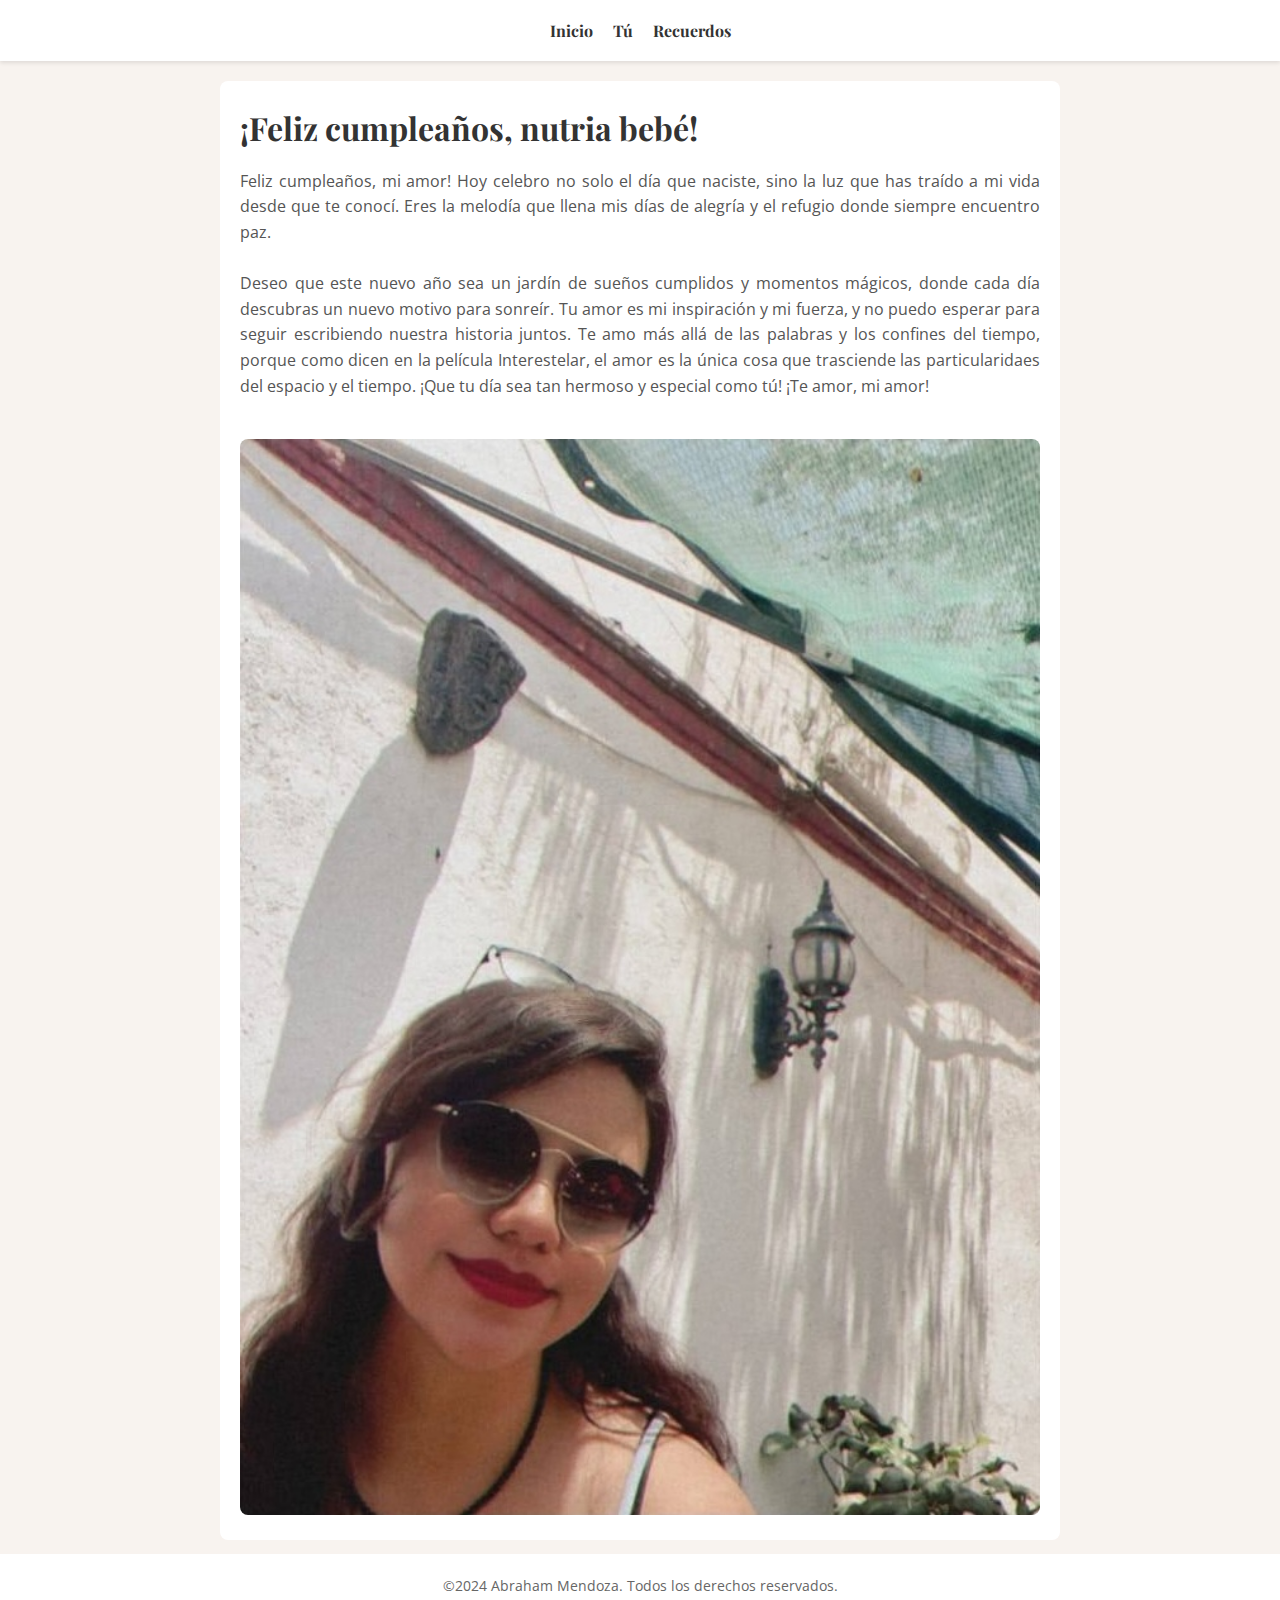
<file: index.html>
<!DOCTYPE html>
<html lang="es-mx">
<head>
    <meta charset="UTF-8">
    <meta name="viewport" content="width=device-width, initial-scale=1.0">
    <title>Mi verdad</title>
    <link rel="stylesheet" href="styles/styles.css">
</head>
<body>
    <header class="header">
        <nav class="menu">
            <a class="link" href="index.html">Inicio</a>
            <a class="link" href="you.html">Tú</a>
            <a class="link" href="memories.html">Recuerdos</a>
        </nav>
    </header>
    <main>
        <section class="container">
            <div class="textContent">
                <h1>¡Feliz cumpleaños, nutria bebé!</h1>
                <p>
                    Feliz cumpleaños, mi amor! Hoy celebro no solo el día que naciste, 
                    sino la luz que has traído a mi vida desde que te conocí. 
                    Eres la melodía que llena mis días de alegría y el refugio donde 
                    siempre encuentro paz. <br><br>Deseo que este nuevo año sea un jardín de sueños 
                    cumplidos y momentos mágicos, donde cada día descubras un nuevo motivo 
                    para sonreír. Tu amor es mi inspiración y mi fuerza, y no puedo esperar 
                    para seguir escribiendo nuestra historia juntos. Te amo más allá de las 
                    palabras y los confines del tiempo, porque como dicen en la película 
                    Interestelar, el amor es la única cosa que trasciende las particularidaes del 
                    espacio y el tiempo. ¡Que tu día sea tan hermoso y especial como tú! ¡Te amor, mi amor!
                </p>
            </div>
            <div class="imageContainer"><img src="/pictures/nutria.jpg" alt="Foto de Nutria bebé" class="image"></div>
        </section>
    </main>
    <footer>
        <p class="footer">&copy;2024 Abraham Mendoza. Todos los derechos reservados.</p>
    </footer>
</body>
</html>
</file>
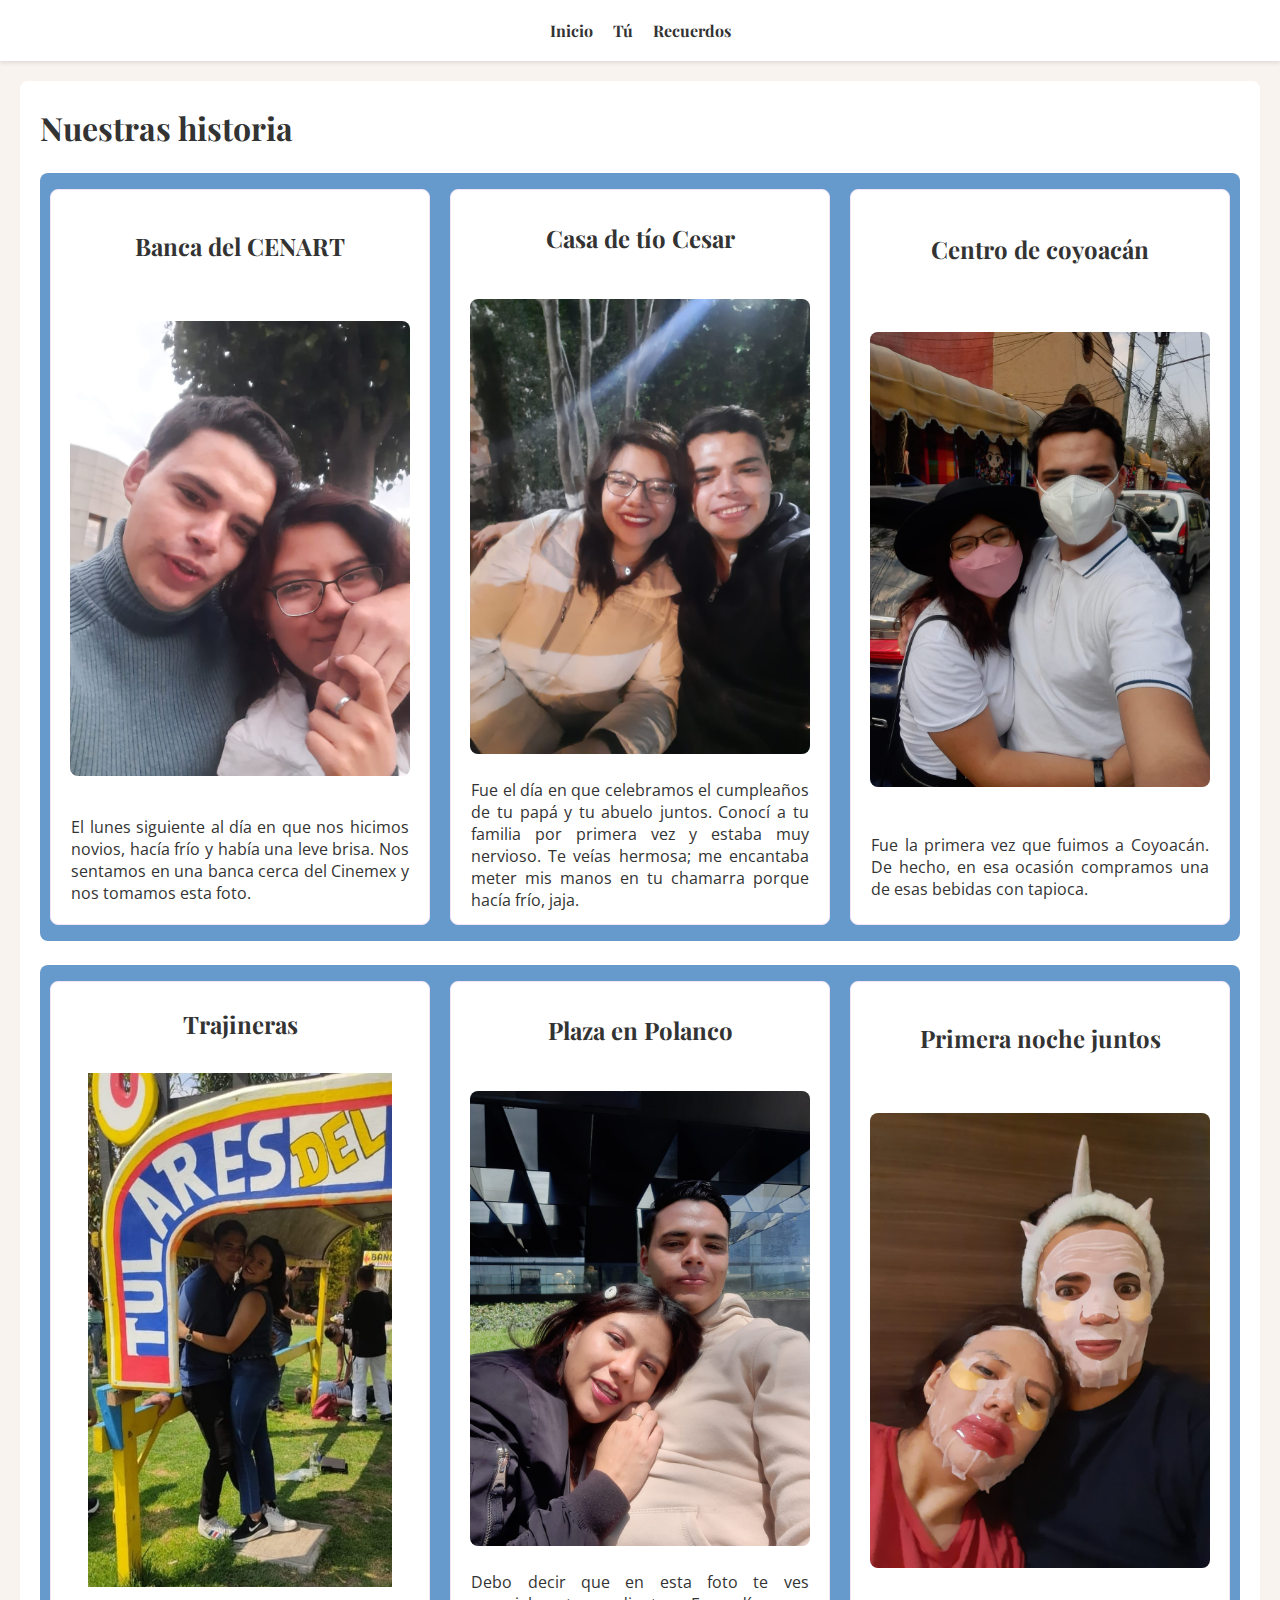
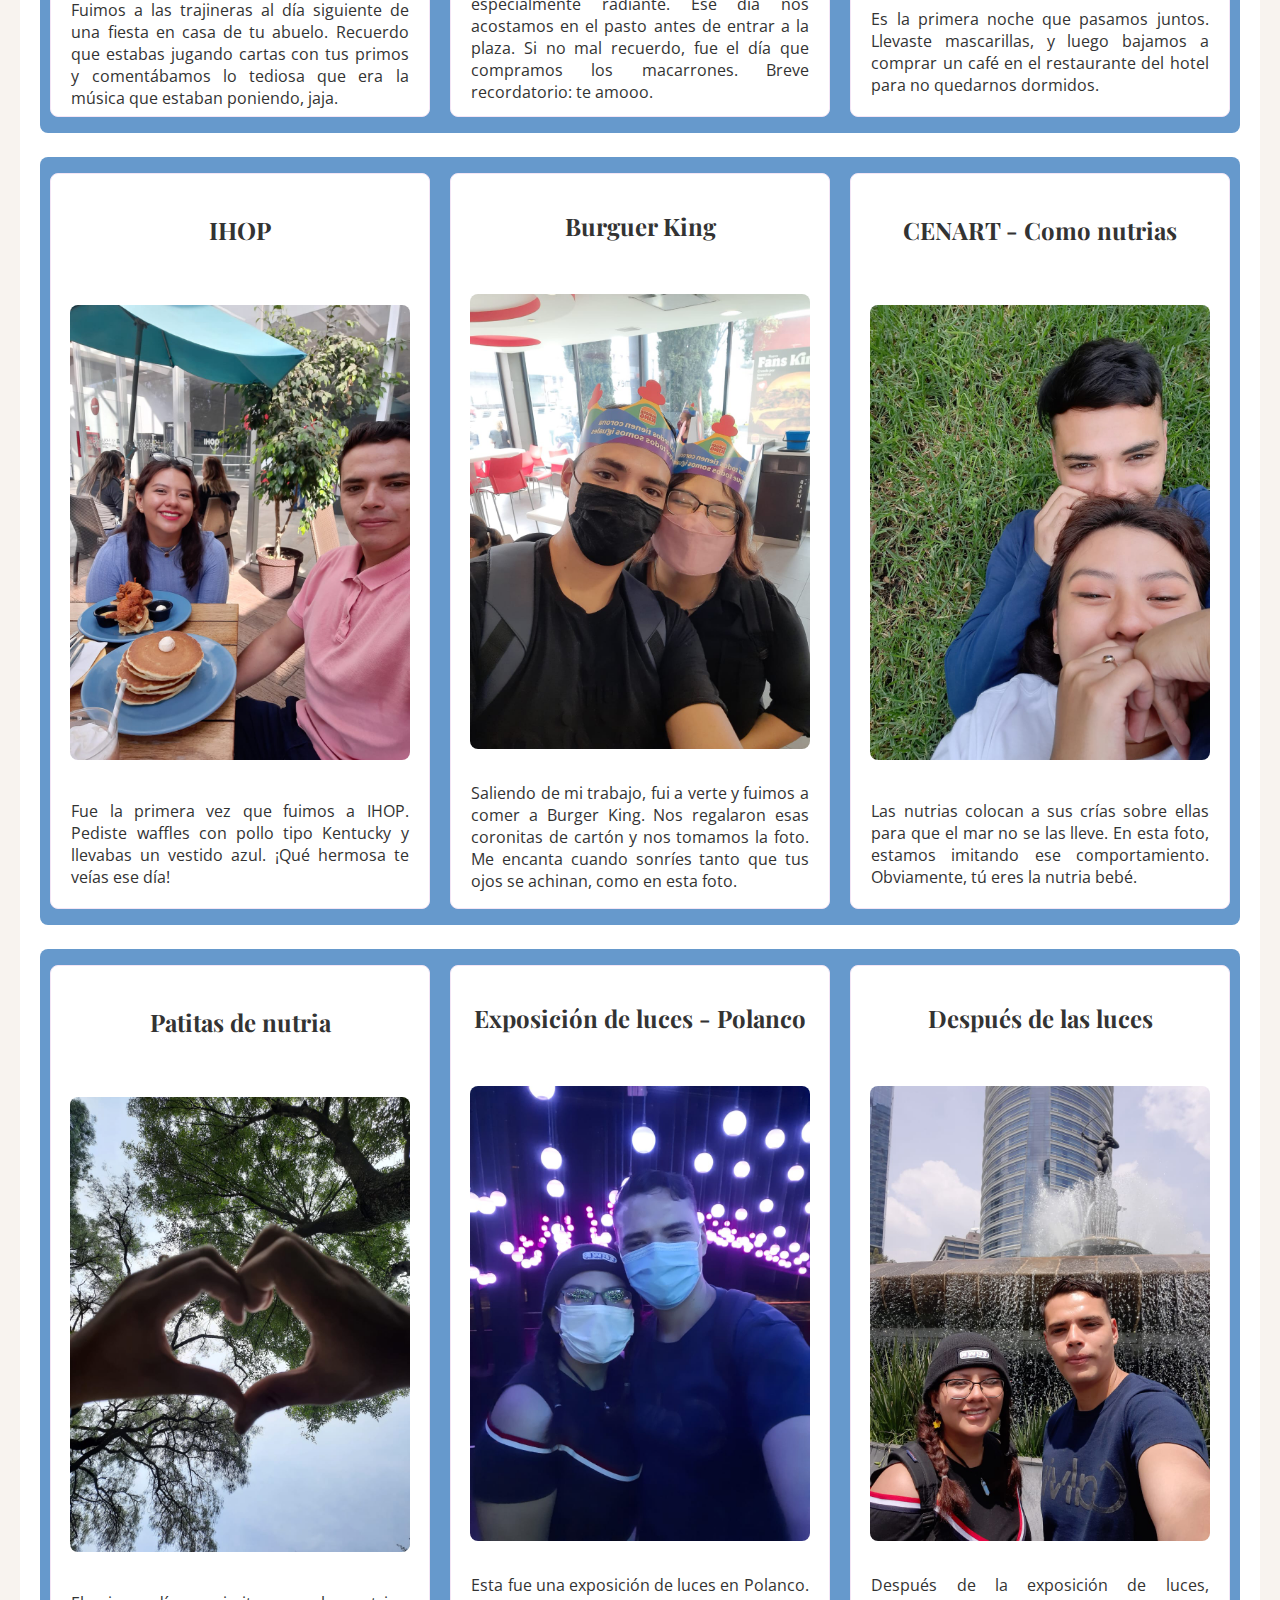
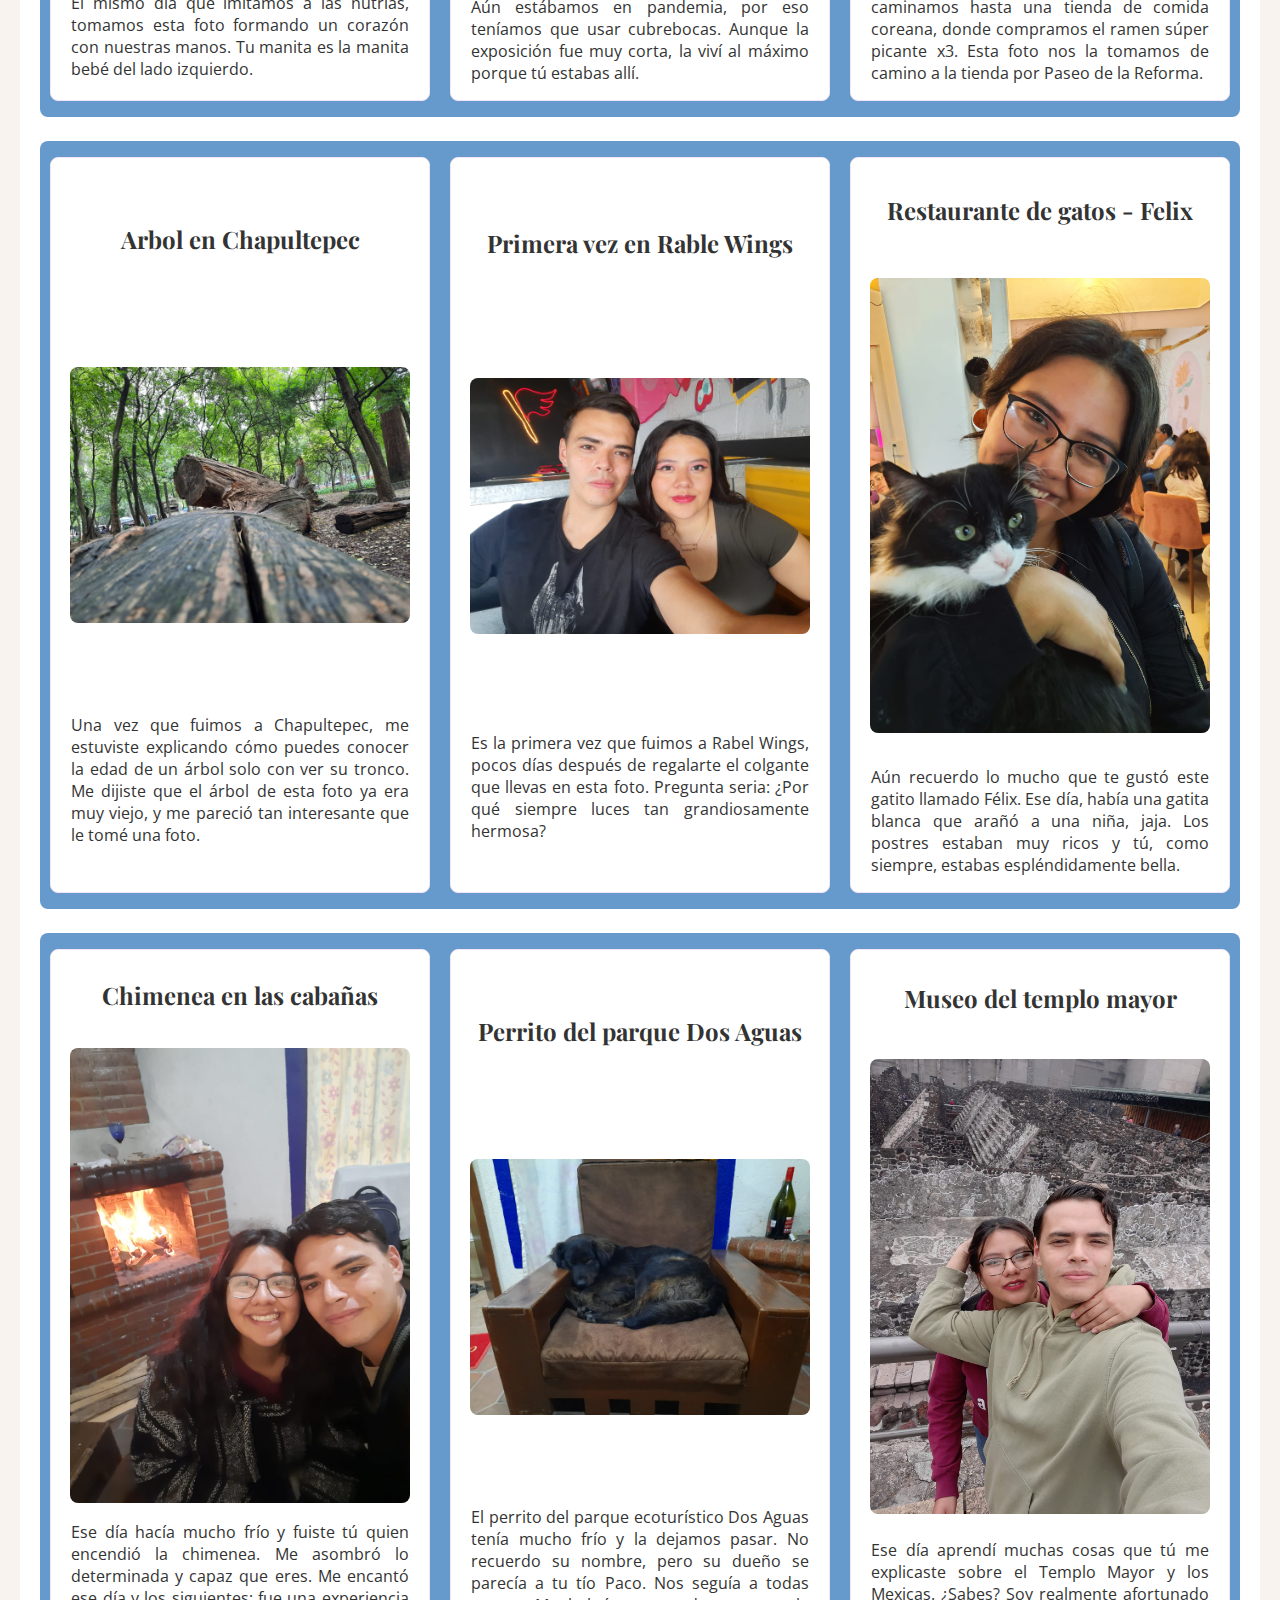
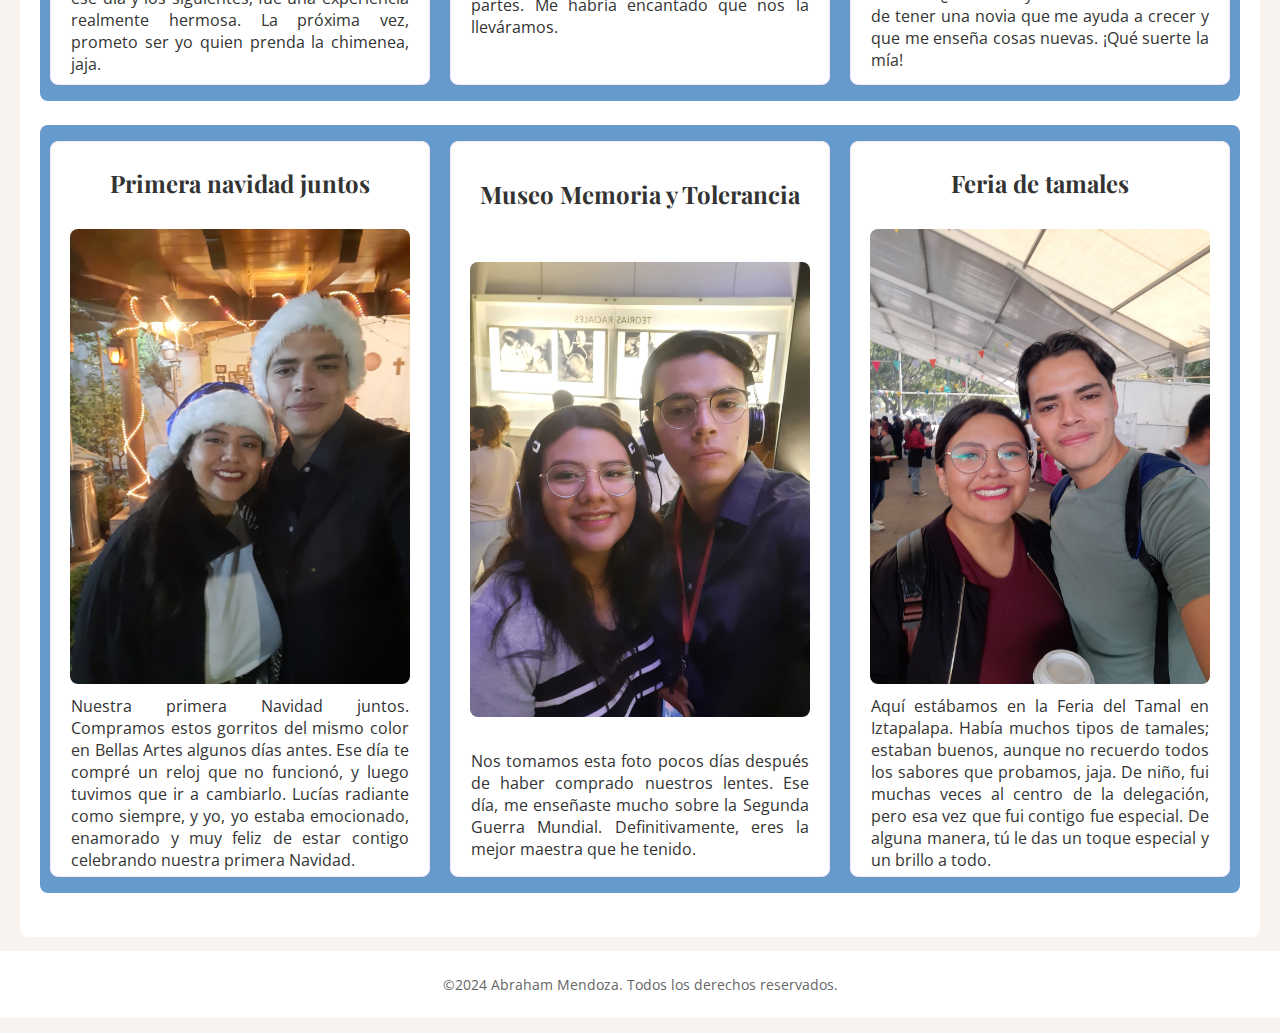
<file: memories.html>
<!DOCTYPE html>
<html lang="es-mx">
<head>
    <meta charset="UTF-8">
    <meta name="viewport" content="width=device-width, initial-scale=1.0">
    <title>Mi verdad</title>
    <link rel="stylesheet" href="styles/memories.css">
</head>
<body>
    <header class="header">
        <nav class="menu">
            <a class="link" href="index.html">Inicio</a>
            <a class="link" href="you.html">Tú</a>
            <a class="link" href="memories.html">Recuerdos</a>
        </nav>
    </header>
    <main>
        <div class="container">
            <h1>Nuestras historia</h1>
            <section class="section">
                <article class="article">
                    <h2>Banca del CENART</h2>
                    <img src="pictures/banca_senart.jpeg" alt="Imagen de nosotros en el CENART." class="image">
                    <p>El lunes siguiente al día en que nos hicimos novios, hacía frío y había una leve brisa. Nos sentamos en una banca cerca del Cinemex y nos tomamos esta foto.</p>
                </article>
                <article class="article">
                    <h2>Casa de tío Cesar</h2>
                    <img src="pictures/tío_cesar.jpeg" alt="Nostros en la casa del tío Cesar." class="image">
                    <p>Fue el día en que celebramos el cumpleaños de tu papá y tu abuelo juntos. Conocí a tu familia por primera vez y estaba muy nervioso. Te veías hermosa; me encantaba meter mis manos en tu chamarra porque hacía frío, jaja.</p>
                </article>
                <article class="article">
                    <h2>Centro de coyoacán</h2>
                    <img src="pictures/coyoacán.jpeg" alt="Nosotros en el centro de coyoacán." class="image">
                    <p>Fue la primera vez que fuimos a Coyoacán. De hecho, en esa ocasión compramos una de esas bebidas con tapioca.</p>
                </article>
            </section>
            <section class="section">
                <article class="article">
                    <h2>Trajineras</h2>
                    <img src="pictures/trajineras.jpeg" alt="Trajineas" class="imageTrajineras">
                    <p>Fuimos a las trajineras al día siguiente de una fiesta en casa de tu abuelo. Recuerdo que estabas jugando cartas con tus primos y comentábamos lo tediosa que era la música que estaban poniendo, jaja.</p>
                </article>
                <article class="article">
                    <h2>Plaza en Polanco</h2>
                    <img src="pictures/polanco.jpeg" alt="Foto en frente de una plaza en Polanco" class="image">
                    <p>Debo decir que en esta foto te ves especialmente radiante. Ese día nos acostamos en el pasto antes de entrar a la plaza. Si no mal recuerdo, fue el día que compramos los macarrones. Breve recordatorio: te amooo.</p>
                </article>
                <article class="article">
                    <h2>Primera noche juntos</h2>
                    <img src="pictures/primera_noche_juntos.jpeg" alt="Foto con mascarillas" class="image">
                    <p>Es la primera noche que pasamos juntos. Llevaste mascarillas, y luego bajamos a comprar un café en el restaurante del hotel para no quedarnos dormidos.</p>
                </article>
            </section>
            <section class="section">
                <article class="article">
                    <h2>IHOP</h2>
                    <img src="pictures/hotcakes.jpeg" alt="Foto en IHOP" class="image">
                    <p>Fue la primera vez que fuimos a IHOP. Pediste waffles con pollo tipo Kentucky y llevabas un vestido azul. ¡Qué hermosa te veías ese día!</p>
                </article>
                <article class="article">
                    <h2>Burguer King</h2>
                    <img src="pictures/burguerking.jpeg" alt="Nostros con una corona en Buerguer King" class="image">
                    <p>Saliendo de mi trabajo, fui a verte y fuimos a comer a Burger King. Nos regalaron esas coronitas de cartón y nos tomamos la foto. Me encanta cuando sonríes tanto que tus ojos se achinan, como en esta foto.</p>
                </article>
                <article class="article">
                    <h2>CENART - Como nutrias</h2>
                    <img src="pictures/nutrias_senart.jpeg" alt="Acostados en el pasto, como nutrias." class="image">
                    <p>Las nutrias colocan a sus crías sobre ellas para que el mar no se las lleve. En esta foto, estamos imitando ese comportamiento. Obviamente, tú eres la nutria bebé.</p>
                </article>
            </section>
            <section class="section">
                <article class="article">
                    <h2>Patitas de nutria</h2>
                    <img src="pictures/manitas.jpeg" alt="Patitas de nutria" class="image">
                    <p>El mismo día que imitamos a las nutrias, tomamos esta foto formando un corazón con nuestras manos. Tu manita es la manita bebé del lado izquierdo.</p>
                </article>
                <article class="article">
                    <h2>Exposición de luces - Polanco</h2>
                    <img src="pictures/luces.jpeg" alt="Nostros en la exposición de luces." class="image">
                    <p>Esta fue una exposición de luces en Polanco. Aún estábamos en pandemia, por eso teníamos que usar cubrebocas. Aunque la exposición fue muy corta, la viví al máximo porque tú estabas allí.</p>
                </article>
                <article class="article">
                    <h2>Después de las luces</h2>
                    <img src="pictures/luces_2.jpeg" alt="Frente a la Fuente de la Diana Cazadora." class="image">
                    <p>Después de la exposición de luces, caminamos hasta una tienda de comida coreana, donde compramos el ramen súper picante x3. Esta foto nos la tomamos de camino a la tienda por Paseo de la Reforma.</p>
                </article>
            </section>
            <section class="section">
                <article class="article">
                    <h2>Arbol en Chapultepec</h2>
                    <img src="pictures/arbol.jpeg" alt="Tronco de un árbol caido en Chapultepec" class="image">
                    <p>Una vez que fuimos a Chapultepec, me estuviste explicando cómo puedes conocer la edad de un árbol solo con ver su tronco. Me dijiste que el árbol de esta foto ya era muy viejo, y me pareció tan interesante que le tomé una foto.</p>
                </article>
                <article class="article">
                    <h2>Primera vez en Rable Wings</h2>
                    <img src="pictures/alitas.jpeg" alt="Nosotros por primera vez en Rable Wings" class="image">
                    <p>Es la primera vez que fuimos a Rabel Wings, pocos días después de regalarte el colgante que llevas en esta foto. Pregunta seria: ¿Por qué siempre luces tan grandiosamente hermosa?</p>
                </article>
                <article class="article">
                    <h2>Restaurante de gatos - Felix</h2>
                    <img src="pictures/gato.jpeg" alt="Foto de nutria con Felix" class="image">
                    <p>Aún recuerdo lo mucho que te gustó este gatito llamado Félix. Ese día, había una gatita blanca que arañó a una niña, jaja. Los postres estaban muy ricos y tú, como siempre, estabas espléndidamente bella.</p>
                </article>
            </section>
            <section class="section">
                <article class="article">
                    <h2>Chimenea en las cabañas</h2>
                    <img src="pictures/cabaña.jpeg" alt="En las cabañas con una chimenea." class="image">
                    <p>Ese día hacía mucho frío y fuiste tú quien encendió la chimenea. Me asombró lo determinada y capaz que eres. Me encantó ese día y los siguientes; fue una experiencia realmente hermosa. La próxima vez, prometo ser yo quien prenda la chimenea, jaja.</p>
                </article>
                <article class="article">
                    <h2>Perrito del parque Dos Aguas</h2>
                    <img src="pictures/perrita.jpeg" alt="" class="image">
                    <p>El perrito del parque ecoturístico Dos Aguas tenía mucho frío y la dejamos pasar. No recuerdo su nombre, pero su dueño se parecía a tu tío Paco. Nos seguía a todas partes. Me habría encantado que nos la lleváramos.</p>
                </article>
                <article class="article">
                    <h2>Museo del templo mayor</h2>
                    <img src="pictures/museo_zócalo.jpeg" alt="Museo del Templo Mayor" class="image">
                    <p>Ese día aprendí muchas cosas que tú me explicaste sobre el Templo Mayor y los Mexicas. ¿Sabes? Soy realmente afortunado de tener una novia que me ayuda a crecer y que me enseña cosas nuevas. ¡Qué suerte la mía!</p>
                </article>
            </section>
            <section class="section">
                <article class="article">
                    <h2>Primera navidad juntos</h2>
                    <img src="pictures/primera_Navidad.jpeg" alt="Nuestra primera navidad" class="image">
                    <p>Nuestra primera Navidad juntos. Compramos estos gorritos del mismo color en Bellas Artes algunos días antes. Ese día te compré un reloj que no funcionó, y luego tuvimos que ir a cambiarlo. Lucías radiante como siempre, y yo, yo estaba emocionado, enamorado y muy feliz de estar contigo celebrando nuestra primera Navidad.</p>
                </article>
                <article class="article">
                    <h2>Museo Memoria y Tolerancia</h2>
                    <img src="pictures/museo_lentesNuevos.jpeg" alt="En el museo de Memoria y Tolerancia" class="image">
                    <p>Nos tomamos esta foto pocos días después de haber comprado nuestros lentes. Ese día, me enseñaste mucho sobre la Segunda Guerra Mundial. Definitivamente, eres la mejor maestra que he tenido.</p>
                </article>
                <article class="article">
                    <h2>Feria de tamales</h2>
                    <img src="pictures/tamales.jpeg" alt="En la fiera del tamal" class="image">
                    <p>Aquí estábamos en la Feria del Tamal en Iztapalapa. Había muchos tipos de tamales; estaban buenos, aunque no recuerdo todos los sabores que probamos, jaja. De niño, fui muchas veces al centro de la delegación, pero esa vez que fui contigo fue especial. De alguna manera, tú le das un toque especial y un brillo a todo.</p>
                </article>
            </section>
        </div>
    </main>
    <footer class="footer">
        <p class="footerRights">&copy;2024 Abraham Mendoza. Todos los derechos reservados.</p>
    </footer>
</body>
</html>
</file>
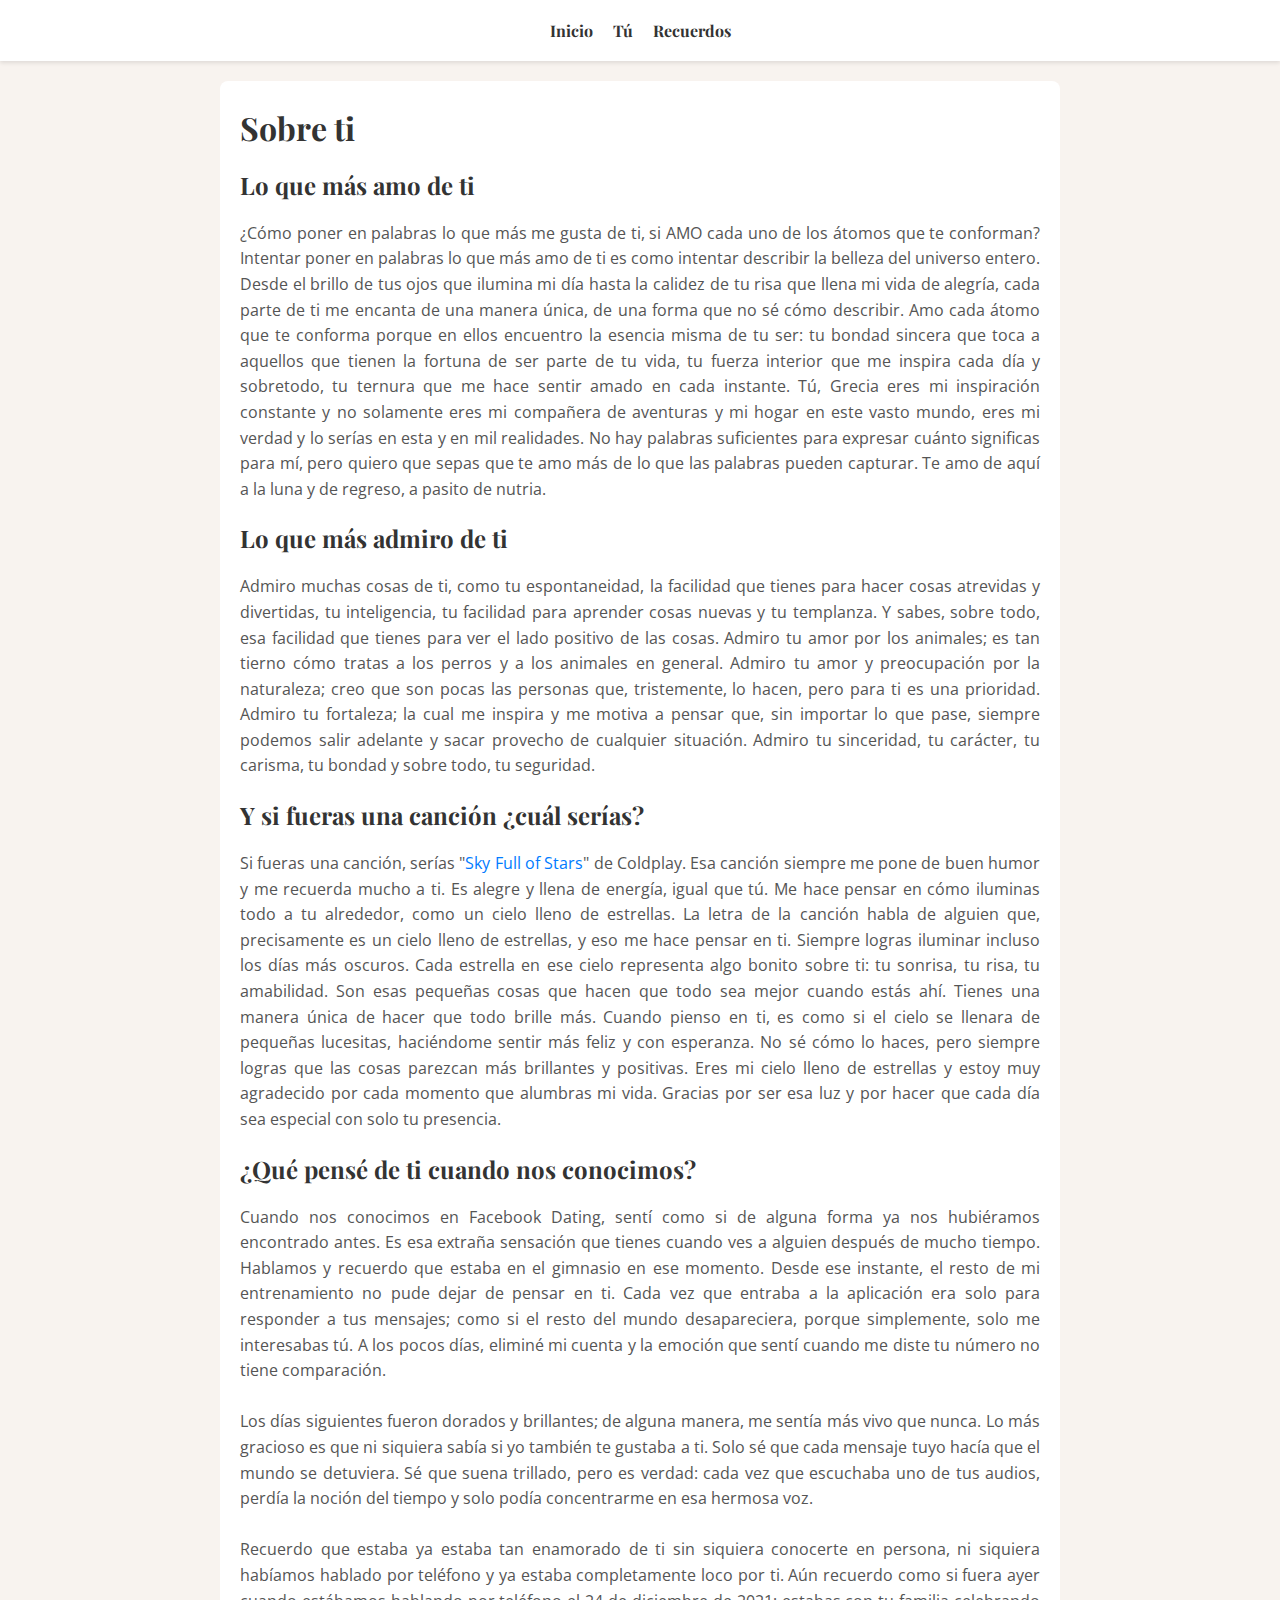
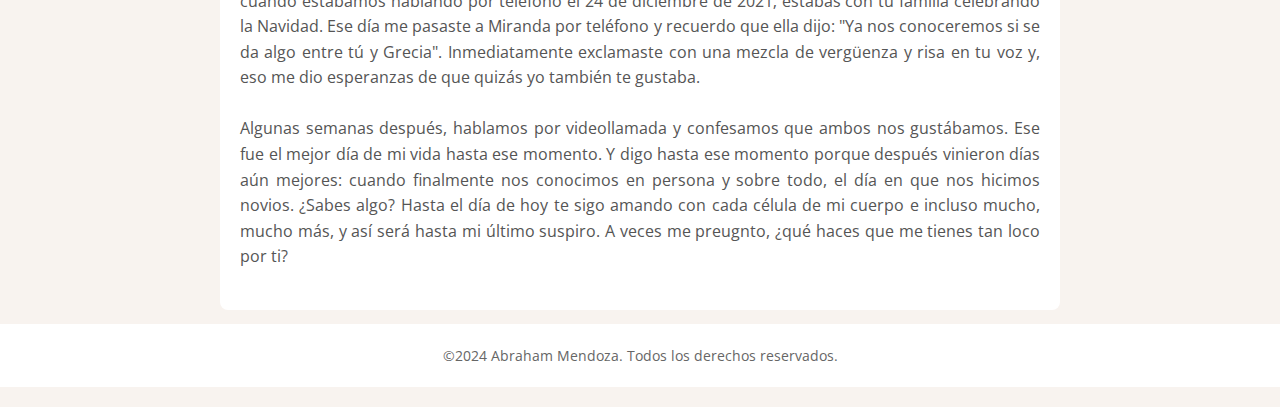
<file: you.html>
<!DOCTYPE html>
<html lang="es-mx">
<head>
    <meta charset="UTF-8">
    <meta name="viewport" content="width=device-width, initial-scale=1.0">
    <title>Mi verdad</title>
    <link rel="stylesheet" href="styles/stylesYou.css">
</head>
<body>
    <header class="header">
        <nav class="menu">
            <a class="link" href="index.html">Inicio</a>
            <a class="link" href="you.html">Tú</a>
            <a class="link" href="memories.html">Recuerdos</a>
        </nav>
    </header>
    <main>
        <section class="container">
            <div class="textContent">
                <h1>Sobre ti</h1>
                <h2>Lo que más amo de ti</h2>
                <p>
                    ¿Cómo poner en palabras lo que más me gusta de ti, si AMO cada uno de los átomos que
                    te conforman? Intentar poner en palabras lo que más amo de ti es como intentar 
                    describir la belleza del universo entero. Desde el brillo de tus ojos que 
                    ilumina mi día hasta la calidez de tu risa que llena mi vida de alegría, 
                    cada parte de ti me encanta de una manera única, de una forma que no sé cómo describir. 
                    Amo cada átomo que te conforma porque en ellos encuentro la esencia misma de 
                    tu ser: tu bondad sincera que toca a aquellos que tienen la fortuna de ser parte de tu vida, 
                    tu fuerza interior que me inspira cada día y sobretodo, tu ternura que me hace sentir 
                    amado en cada instante. Tú, Grecia eres mi inspiración 
                    constante y no solamente eres mi compañera de aventuras y mi hogar en este 
                    vasto mundo, eres mi verdad y lo serías en esta y en mil realidades. No hay palabras 
                    suficientes para expresar cuánto significas para mí, pero quiero que sepas que 
                    te amo más de lo que las palabras pueden capturar. Te amo de aquí a la luna y de regreso,
                    a pasito de nutria.
                </p>
                <h2>Lo que más admiro de ti</h2>
                <p>Admiro muchas cosas de ti, como tu espontaneidad, la facilidad que tienes para hacer cosas atrevidas y divertidas, tu inteligencia, tu facilidad para aprender cosas nuevas y tu templanza. Y sabes, sobre todo, esa facilidad que tienes para ver el lado positivo de las cosas. Admiro tu amor por los animales; es tan tierno cómo tratas a los perros y a los animales en general. Admiro tu amor y preocupación por la naturaleza; creo que son pocas las personas que, tristemente, lo hacen, pero para ti es una prioridad. Admiro tu fortaleza; la cual me inspira y me motiva a pensar que, sin importar lo que pase, siempre podemos salir adelante y sacar provecho de cualquier situación. Admiro tu sinceridad, tu carácter, tu carisma, tu bondad y sobre todo, tu seguridad.</p>
                <h2>Y si fueras una canción ¿cuál serías?</h2>
                <p>
                    Si fueras una canción, serías "<a href="https://youtu.be/VPRjCeoBqrI?si=cfZHReUuy_pQVxTt" class="song" target="_blank" >Sky Full of Stars</a>" de Coldplay. Esa canción siempre me pone de buen humor y me recuerda mucho a ti. Es alegre y llena de energía, igual que tú. Me hace pensar en cómo iluminas todo a tu alrededor, como un cielo lleno de estrellas.
                    La letra de la canción habla de alguien que, precisamente es un cielo lleno de estrellas, y eso me hace pensar en ti. Siempre logras iluminar incluso los días más oscuros. Cada estrella en ese cielo representa algo bonito sobre ti: tu sonrisa, tu risa, tu amabilidad. Son esas pequeñas cosas que hacen que todo sea mejor cuando estás ahí.
                    Tienes una manera única de hacer que todo brille más. Cuando pienso en ti, es como si el cielo se llenara de pequeñas lucesitas, haciéndome sentir más feliz y con esperanza. No sé cómo lo haces, pero siempre logras que las cosas parezcan más brillantes y positivas.
                    Eres mi cielo lleno de estrellas y estoy muy agradecido por cada momento que alumbras mi vida. Gracias por ser esa luz y por hacer que cada día sea especial con solo tu presencia.
                </p>
                <h2>¿Qué pensé de ti cuando nos conocimos?</h2>
                <p>
                    Cuando nos conocimos en Facebook Dating, sentí como si de alguna forma ya nos hubiéramos encontrado antes. Es esa extraña sensación que tienes cuando ves a alguien después de mucho tiempo. Hablamos y recuerdo que estaba en el gimnasio en ese momento. Desde ese instante, el resto de mi entrenamiento no pude dejar de pensar en ti. Cada vez que entraba a la aplicación era solo para responder a tus mensajes; como si el resto del mundo desapareciera, porque simplemente, solo me interesabas tú. A los pocos días, eliminé mi cuenta y la emoción que sentí cuando me diste tu número no tiene comparación.
                    <br><br>Los días siguientes fueron dorados y brillantes; de alguna manera, me sentía más vivo que nunca. Lo más gracioso es que ni siquiera sabía si yo también te gustaba a ti. Solo sé que cada mensaje tuyo hacía que el mundo se detuviera. Sé que suena trillado, pero es verdad: cada vez que escuchaba uno de tus audios, perdía la noción del tiempo y solo podía concentrarme en esa hermosa voz.
                    <br><br>Recuerdo que estaba ya estaba tan enamorado de ti sin siquiera conocerte en persona, ni siquiera habíamos hablado por teléfono y ya estaba completamente loco por ti. Aún recuerdo como si fuera ayer cuando estábamos hablando por teléfono el 24 de diciembre de 2021; estabas con tu familia celebrando la Navidad. Ese día me pasaste a Miranda por teléfono y recuerdo que ella dijo: "Ya nos conoceremos si se da algo entre tú y Grecia". Inmediatamente exclamaste con una mezcla de vergüenza y risa en tu voz y, eso me dio esperanzas de que quizás yo también te gustaba.
                    <br><br>Algunas semanas después, hablamos por videollamada y confesamos que ambos nos gustábamos. Ese fue el mejor día de mi vida hasta ese momento. Y digo hasta ese momento porque después vinieron días aún mejores: cuando finalmente nos conocimos en persona y sobre todo, el día en que nos hicimos novios. ¿Sabes algo? Hasta el día de hoy te sigo amando con cada célula de mi cuerpo e incluso mucho, mucho más, y así será hasta mi último suspiro.
                    A veces me preugnto, ¿qué haces que me tienes tan loco por ti?
                </p>
            </div>
        </section>
    </main>
    <footer>
        <p class="footer">&copy;2024 Abraham Mendoza. Todos los derechos reservados.</p>
    </footer>
</body>
</html>
</file>
<file: styles/styles.css>
@import url('https://fonts.googleapis.com/css2?family=Open+Sans:wght@400;700&family=Playfair+Display:wght@400;700&display=swap');

body {
    font-family: 'Open Sans', sans-serif;
    background-color: #F8F3EF;
    color: #333333;
    margin: 0;
    padding: 0;
    /*Se establece un color de fondo, tipo de letra y color de letra para todo el documento
    Se resetea el padding y margin del documento*/
}

.header {
    background-color: #FFFFFF;
    padding: 20px;
    text-align: center;
    /*Se establce unn color de fondo para el header, se da un espacio dentor del elemento (padding),
    se centra el texto y se da una animación. Parece que el text-align está de más.*/
    transition: box-shadow 0.3s ease;
}

.header:hover {
    box-shadow: 0 2px 4px rgba(0, 0, 0, 0.1);
}


.menu {
    display: flex;
    justify-content: center;
    gap: 20px;
}

/*Se usa display: flex para poder utilizar justfiy-content:center, lo que
permite centrar las anclas que se encuentran en el menu, que a su vez están envueltos por
el header. Se da un espacio entre elementos de 20px (gap)*/

.link {
    text-decoration: none;
    color: #333333;
    font-weight: bold;
    font-family: 'Playfair Display', serif;
}

/*Se especifica que el texto de las enclas no debe de tener ninguna decoración. Se establece el color
de las letras, su peso (bold) y el tipo de letra. */

.link:hover {
    color: #007BFF;
}

/*Al pasar el mouse por encima se cambia el color de las letras*/

.container {
    max-width: 800px;
    margin: 0 auto;
    justify-content: center;
    padding: 20px;
    background-color: #FFFFFF;
    border-radius: 8px;
    margin-top: 20px;
    transition: box-shadow 0.5s ease;
}

/*Se da un ancho máximo para el elemento, el cual es menor que el tamaño del body. 
Podemos diferenciar un elemento de otro por el color de fondo, container tiene fondo blanco, 
mientras que body tiene un color durazno. Se establce margin: 0 auto; para centrar el elemento horizontalmente.
Esta propiedad establece el margen superior e inferior en 0 y los márgenes izquierdo y derecho se calculan 
automáticamente para que el elemento esté centrado horizontalmente dentro de su contenedor, siempre y cuando 
el ancho del elemento sea menor que el ancho del contenedor. Se da una animación con box-shadow, se redondean los bordes
y se da un argen superior para separar el contendedor del header.*/

.container:hover {
    box-shadow: 0 -2px 4px rgba(0, 0, 0, 0.1);
}

p {
    text-align: justify;
}

/*Justifica el texto. No incluye el borde.*/

h1 {
    font-family: 'Playfair Display', serif;
    font-size: 2rem;
    color: #333333;
    margin-bottom: 20px;
    margin-top: 0.3rem;
}

/*Se cambia el tipo de letra, el tamaño de la fuente, el color y se da un
margen inferior para separar el titulo del texto.*/

p {
    line-height: 1.6;
    margin-bottom: 20px;
    color: #555555;
}

/*line-height establece la altura entre líneas de texto. En este caso, como 1.6 veces
el tamaño de la fuente actual, mejorando la legibilidad y el espacio 
visual del texto.*/

.image {
    width: 100%;
    border-radius: 8px;
    margin-top: 20px;
}

/*Se establcece el anchi de la imagen, el cual debe de ocupar un
100% del contenedor padre. Se redondean los bordes y se da un margen superior
para separar la imagen del texto.*/

.footer {
    background-color: #FFFFFF;
    text-align: center;
    padding: 20px;
    font-size: 0.9em;
    color: #666666;
    transition: box-shadow 0.3s ease;
}

.footer:hover {
    box-shadow: 0 -2px 4px rgba(0, 0, 0, 0.1);
}

/*Se da un color blanco de fondo, se centra el texo, se da un padding
de 20px para dar espacio dentro del elemento. Se establcece un color para la letra
y se da una animación con box-shadow.*/
</file>
<file: styles/memories.css>
@import url('https://fonts.googleapis.com/css2?family=Open+Sans:wght@400;700&family=Playfair+Display:wght@400;700&display=swap');

body {
    font-family: 'Open Sans', sans-serif;
    background-color: #F8F3EF;
    color: #333333;
    margin: 0;
    padding: 0;
}

.header {
    background-color: #FFFFFF;
    padding: 1.25rem;
    text-align: center;
    transition: box-shadow 0.3s ease;
}

.header:hover {
    box-shadow: 0 2px 4px rgba(0, 0, 0, 0.1);
}

.menu {
    display: flex;
    justify-content: center;
    gap: 1.25rem;
}

.link {
    text-decoration: none;
    color: #333333;
    font-weight: bold;
    font-family: 'Playfair Display', serif;
}

.link:hover {
    color: #007BFF;
}

.container {
    max-width: 75rem;
    margin: 0 auto;
    padding: 1.25rem;
    background-color: #FFFFFF;
    border-radius: 0.5rem;
    margin-top: 1.25rem;
}

.section {
    display: flex;
    flex-direction: row;
    background-color: #6699CC;
    margin: 1.5rem 0;
    height: 48rem;
    border-radius: 0.5rem;
}

.article {
    display: flex;
    flex-direction: column;
    background-color: #FFFFFF;
    border: 1px solid #F3E5F5;
    margin: 1rem 0.6rem;
    width: 27rem;
    justify-content: center;
    align-items: center;
    border-radius: 0.5rem;
    justify-content: space-around;
    transition: box-shadow 0.3s ease;
}

.article:hover {
    background-color: #F5F5F5;
    box-shadow: 0rem 0.1rem 0.4rem #E8E8E8; /* Gris muy claro para una sombra más suave */
    color: #0056b3; /* Azul oscuro para el texto */
}

.image {
    width: 90%;
    margin: 0 auto;
    border-radius: 0.5rem;
}

.imageTrajineras {
    height: 70%;
    width: 80%;
}

p {
    margin: 0 1.3rem;
    text-align: justify;
}

h1 {
    font-family: 'Playfair Display', serif;
    font-size: 2rem;
    color: #333333;
    margin-top: 0.3rem;
}

h2 {
    font-family: 'Playfair Display', serif;
}

.footer {
    background-color: #FFFFFF;
    margin: 0.9rem 0;
    padding: 1.5rem;
    font-size: 0.9em;
    color: #666666;
    transition: box-shadow 0.3s ease;
}

.footer:hover {
    box-shadow: 0 -2px 4px rgba(0, 0, 0, 0.1);
}

.footerRights {
    text-align: center;
}

@media (max-width: 1200px) {
    .container {
        height: auto;
    }
    
    .section {
        height: auto;
        width: auto;
        display: flex;
        flex-direction: column;
        margin: 1rem;
    }
    
    .article {
        width: auto;
    }
    
    .image {
        width: 100%;
    }

    h1 {
        text-align: center;
    }
}
</file>
<file: styles/stylesYou.css>
@import url('https://fonts.googleapis.com/css2?family=Open+Sans:wght@400;700&family=Playfair+Display:wght@400;700&display=swap');

body {
    font-family: 'Open Sans', sans-serif;
    background-color: #F8F3EF;
    color: #333333;
    margin: 0;
    padding: 0;
}

.header {
    background-color: #FFFFFF;
    padding: 20px;
    text-align: center;
    transition: box-shadow 0.3s ease;
}

.header:hover {
    box-shadow: 0 2px 4px rgba(0, 0, 0, 0.1);
}

.menu {
    display: flex;
    justify-content: center;
    gap: 20px;
}

.link {
    text-decoration: none;
    color: #333333;
    font-weight: bold;
    font-family: 'Playfair Display', serif;
}

.link:hover {
    color: #007BFF;
}

.container {
    max-width: 800px;
    margin: 0 auto;
    padding: 20px;
    background-color: #FFFFFF;
    border-radius: 8px;
    margin-top: 20px;
    transition: box-shadow 0.5s ease;
}

.container:hover {
    box-shadow: 0 -2px 4px rgba(0, 0, 0, 0.1);
}

h1 {
    font-size: 2rem;
    margin-top: 0.3rem;
}

h1, h2 {
    font-family: 'Playfair Display', serif;
    color: #333333;
    margin-bottom: 20px;
}

p {
    line-height: 1.6;
    margin-bottom: 20px;
    color: #555555;
    text-align: justify;
}

.song {
    text-decoration: none;
    color: #007BFF;
}

.footer {
    background-color: #FFFFFF;
    text-align: center;
    padding: 20px;
    font-size: 0.9em;
    color: #666666;
    transition: box-shadow 0.3s ease;
}

.footer:hover {
    box-shadow: 0 -2px 4px rgba(0, 0, 0, 0.1);
}
</file>
